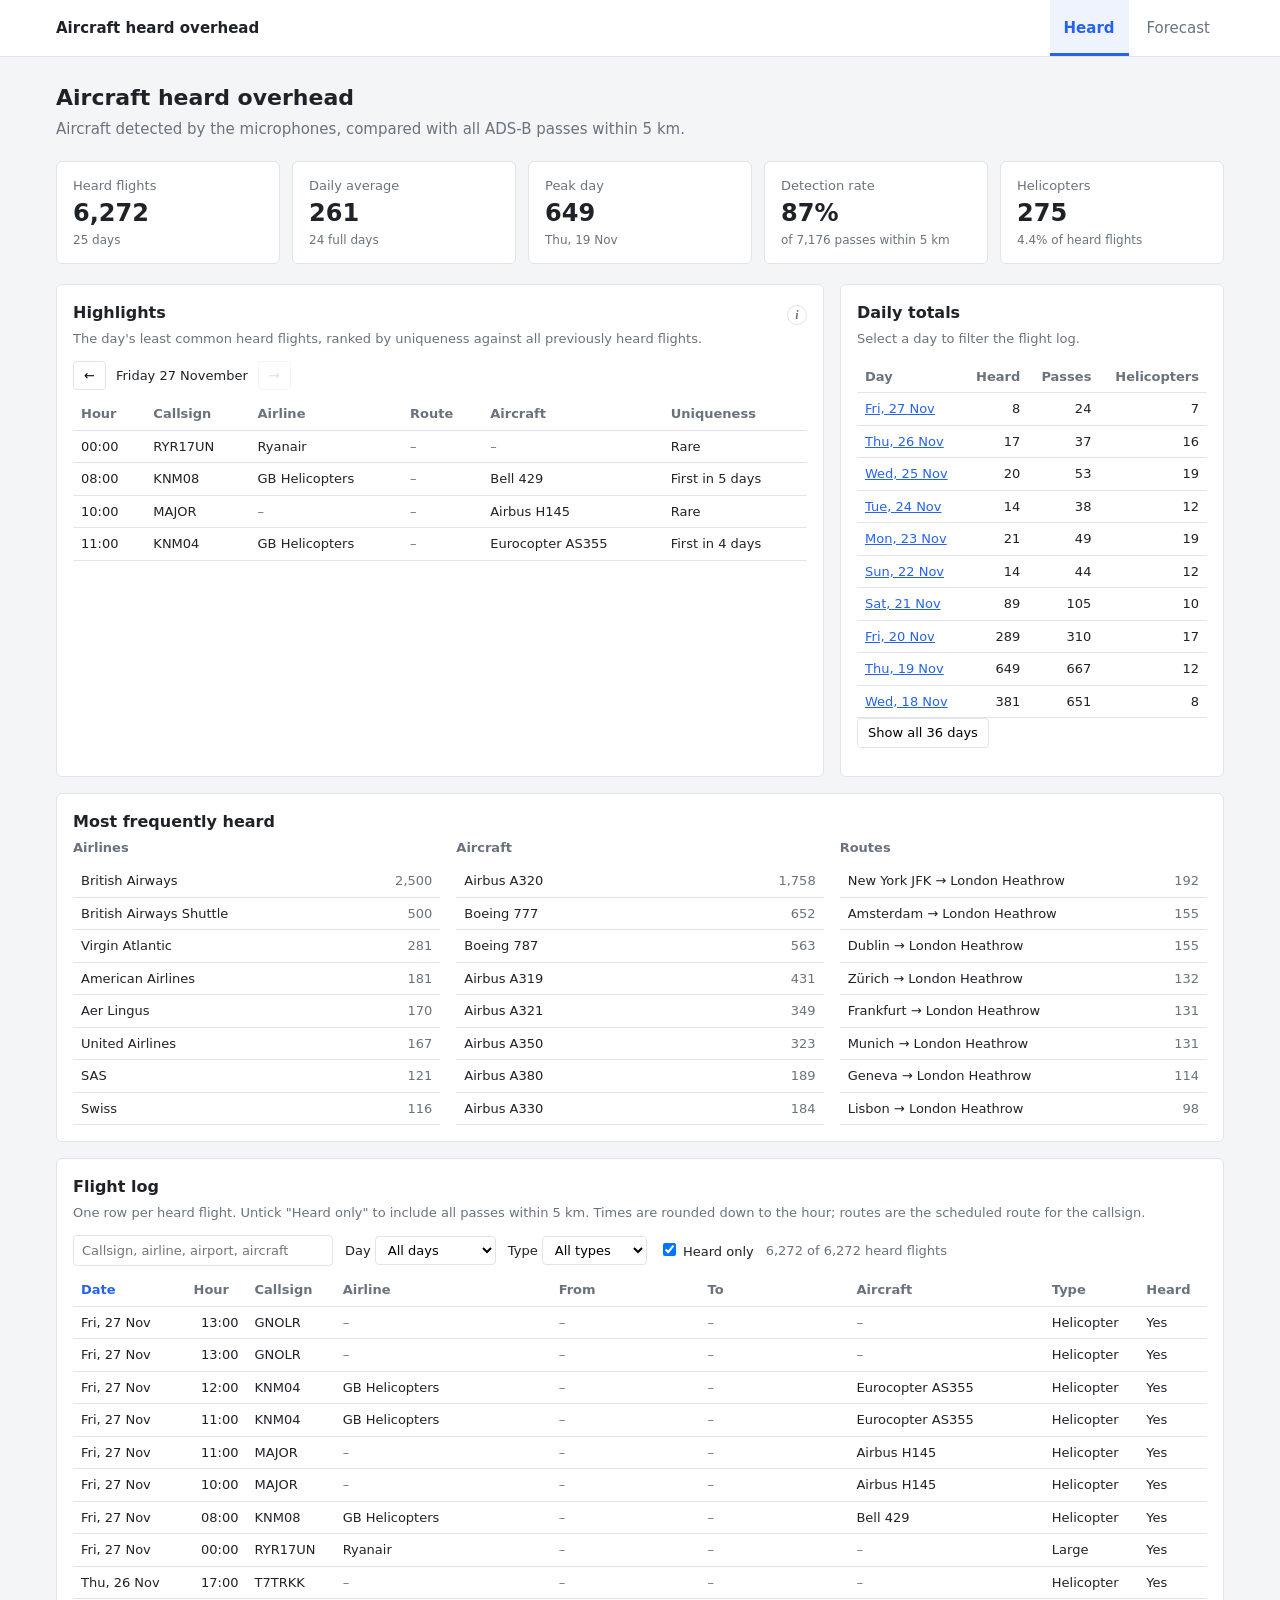
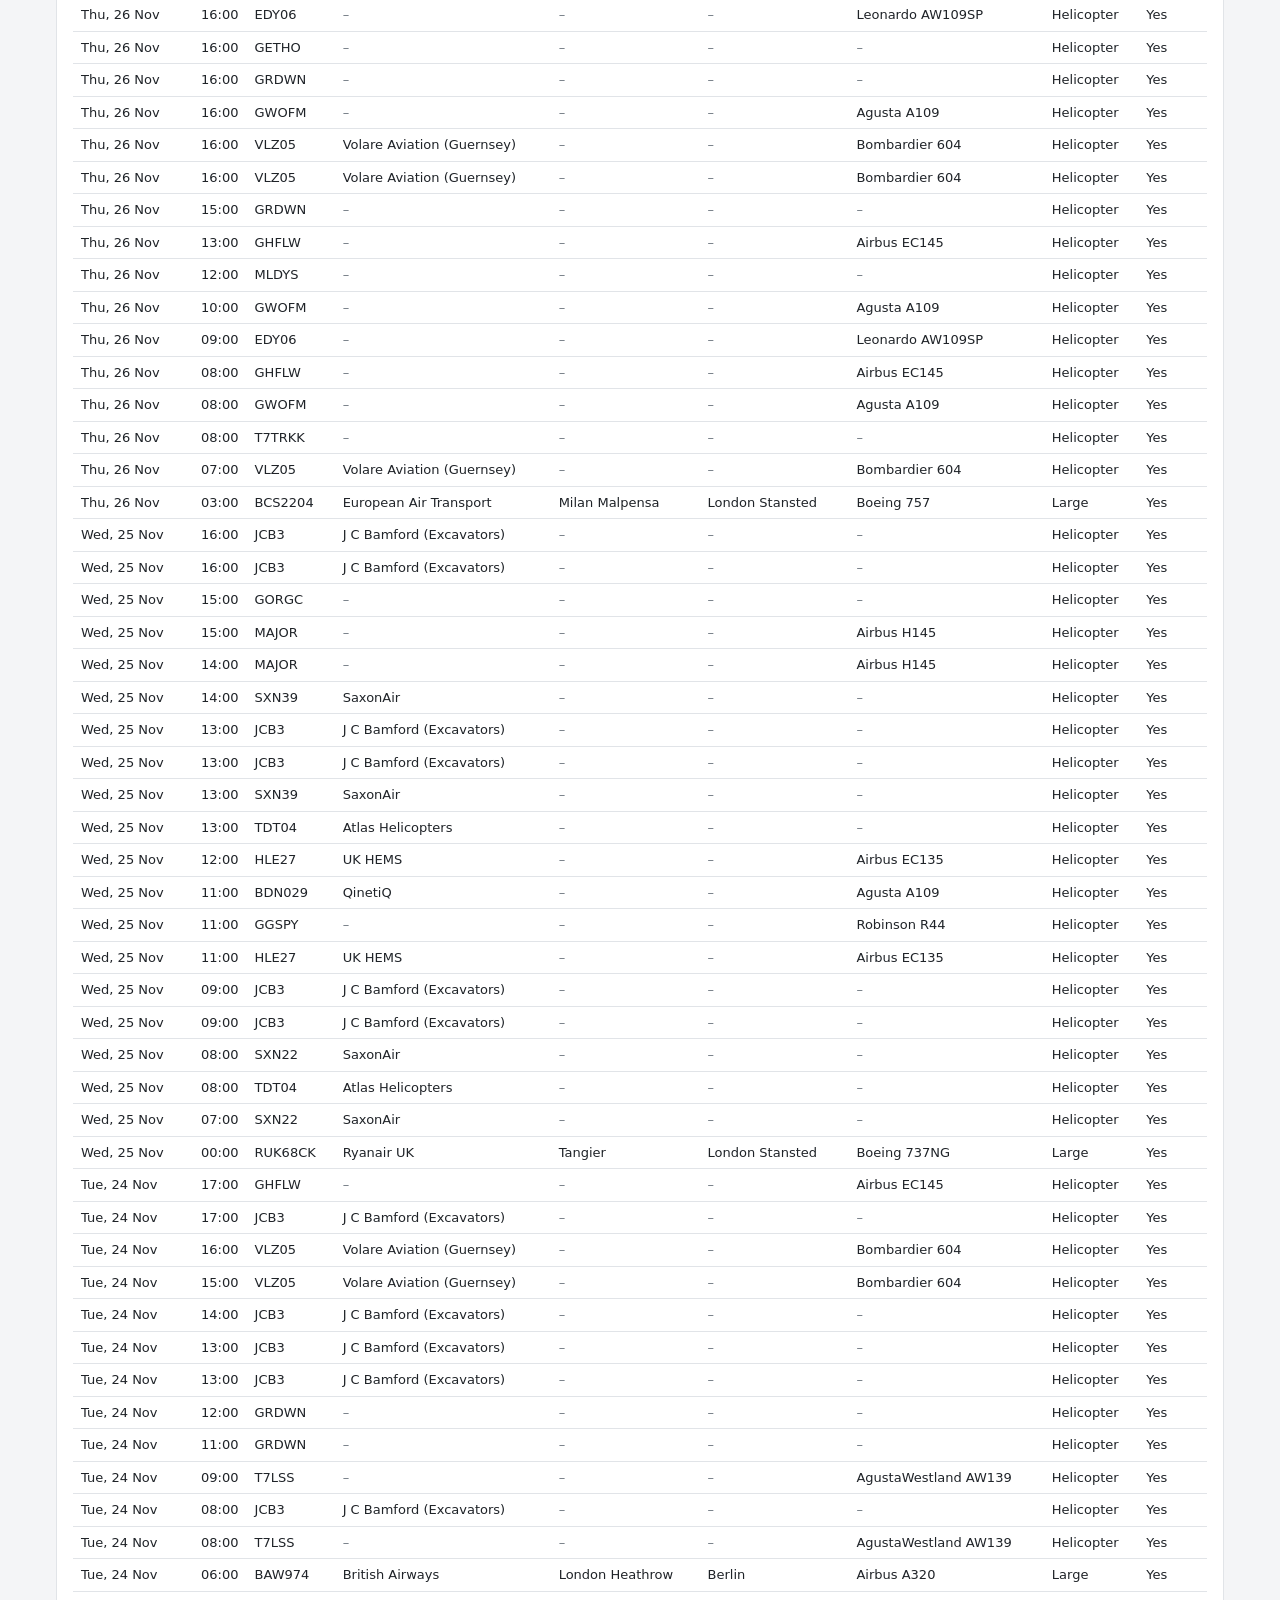
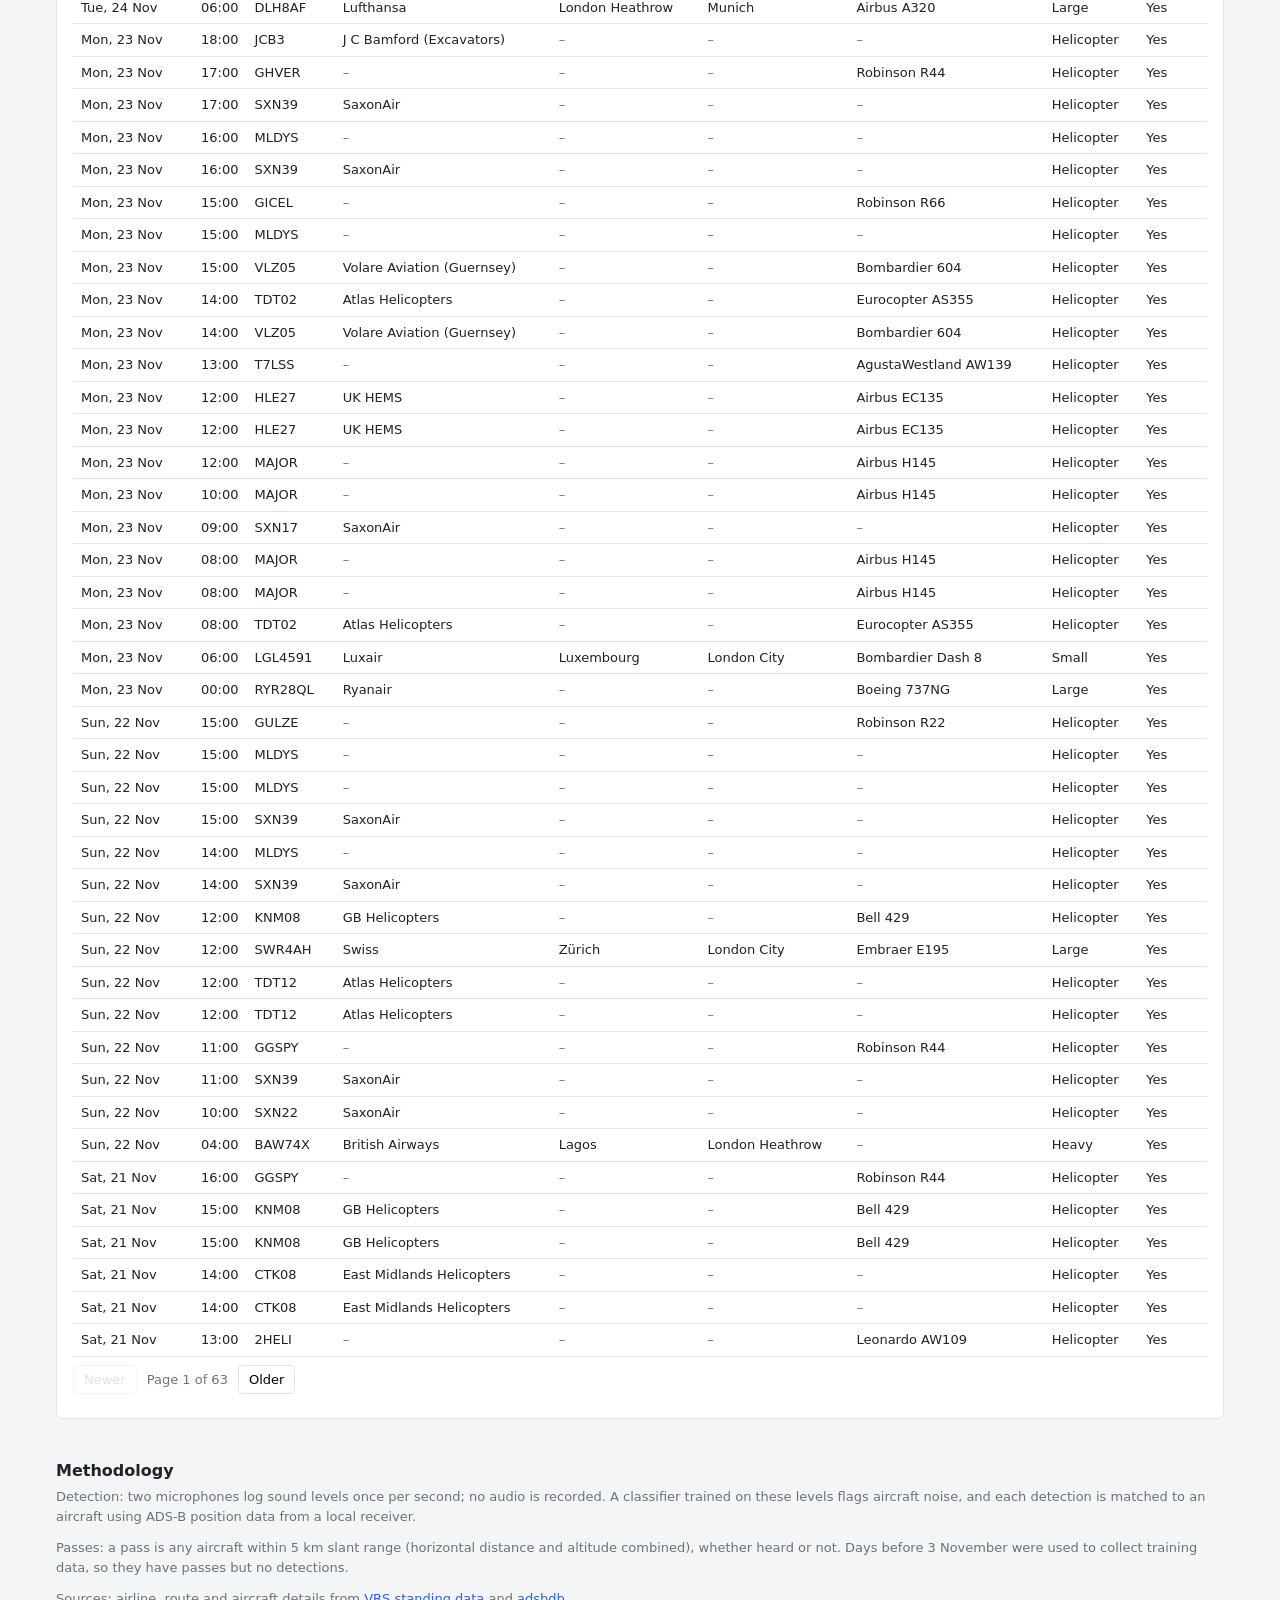
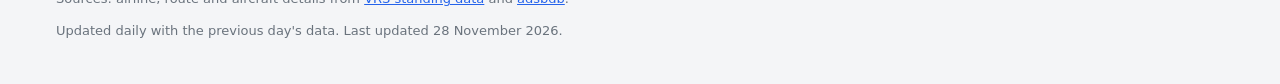
<file: index.html>
<!doctype html>
<html lang="en-GB">
<head>
  <meta charset="utf-8">
  <meta name="viewport" content="width=device-width, initial-scale=1">
  <title>Aircraft heard overhead</title>
  <link rel="stylesheet" href="style.css">
</head>
<body>
  <header>
    <div class="bar">
      <a class="title" href="./">Aircraft heard overhead</a>
      <nav><a href="./" aria-current="page">Heard</a><a href="outlook.html">Forecast</a></nav>
    </div>
  </header>

  <main>
    <h1>Aircraft heard overhead</h1>
    <p class="lede" id="lede">Aircraft detected by the microphones, compared with all ADS-B passes within 5 km.</p>

    <dl class="stats" id="stats"></dl>

    <div class="grid">
      <section class="panel" id="highlights" hidden>
        <div class="panel-head">
          <h2>Highlights</h2>
          <span class="info" tabindex="0" aria-label="What the labels mean">i
            <span class="tip" role="tooltip">
              <b>First recorded</b> never heard before.<br>
              <b>First in N days</b> its rarest feature (airline, aircraft or route) was last heard N days ago.<br>
              <b>Rare</b> heard in the last few days, but still uncommon overall.<br>
              <b>G.O.A.T.</b> "Greatest Of All Time": every Airbus A380 and Boeing 747, however common.
            </span>
          </span>
        </div>
        <p class="muted">The day's least common heard flights, ranked by uniqueness against all previously heard flights.</p>
        <div class="stepper">
          <button id="highlights-older" type="button" aria-label="Previous day">&larr;</button>
          <span id="highlights-day"></span>
          <button id="highlights-newer" type="button" aria-label="Next day">&rarr;</button>
        </div>
        <div class="scroll">
          <table>
            <thead><tr><th>Hour</th><th>Callsign</th><th>Airline</th><th>Route</th><th>Aircraft</th><th>Uniqueness</th></tr></thead>
            <tbody id="highlight-rows"></tbody>
          </table>
        </div>
      </section>

      <section class="panel">
        <h2>Daily totals</h2>
        <p class="muted">Select a day to filter the flight log.</p>
        <div class="scroll">
          <table>
            <thead><tr><th>Day</th><th class="num">Heard</th><th class="num">Passes</th><th class="num">Helicopters</th></tr></thead>
            <tbody id="days"></tbody>
          </table>
        </div>
        <p><button id="days-more" type="button" aria-controls="days" hidden></button></p>
      </section>
    </div>

    <section class="panel">
      <h2>Most frequently heard</h2>
      <div class="top3">
        <div><h3>Airlines</h3><table><tbody id="top-airlines"></tbody></table></div>
        <div><h3>Aircraft</h3><table><tbody id="top-aircraft"></tbody></table></div>
        <div><h3>Routes</h3><table><tbody id="top-routes"></tbody></table></div>
      </div>
    </section>

    <section class="panel" id="flights">
      <h2>Flight log</h2>
      <p class="muted">One row per heard flight. Untick "Heard only" to include all passes within 5 km. Times are rounded down to the hour; routes are the scheduled route for the callsign.</p>
      <div class="controls">
        <input id="search" type="search" placeholder="Callsign, airline, airport, aircraft" autocomplete="off" aria-label="Search">
        <label>Day <select id="day"><option value="">All days</option></select></label>
        <label>Type <select id="kind"><option value="">All types</option></select></label>
        <label><input id="heard-only" type="checkbox" checked> Heard only</label>
        <span class="muted" id="count"></span>
      </div>
      <div class="scroll">
        <table>
          <thead id="flight-head"></thead>
          <tbody id="flight-rows"></tbody>
        </table>
      </div>
      <div class="pager">
        <button id="prev" type="button">Newer</button>
        <span id="at" class="muted"></span>
        <button id="next" type="button">Older</button>
      </div>
    </section>
  </main>

  <footer>
    <h2>Methodology</h2>
    <p>Detection: two microphones log sound levels once per second; no audio is recorded. A classifier trained on these levels flags aircraft noise, and each detection is matched to an aircraft using ADS-B position data from a local receiver.</p>
    <p>Passes: a pass is any aircraft within 5 km slant range (horizontal distance and altitude combined), whether heard or not. Days before 3 November were used to collect training data, so they have passes but no detections.</p>
    <p>Sources: airline, route and aircraft details from <a href="https://github.com/vradarserver/standing-data">VRS standing data</a> and <a href="https://www.adsbdb.com/">adsbdb</a>.</p>
    <p id="updated"></p>
  </footer>

  <script src="passes.js"></script>
</body>
</html>
</file>
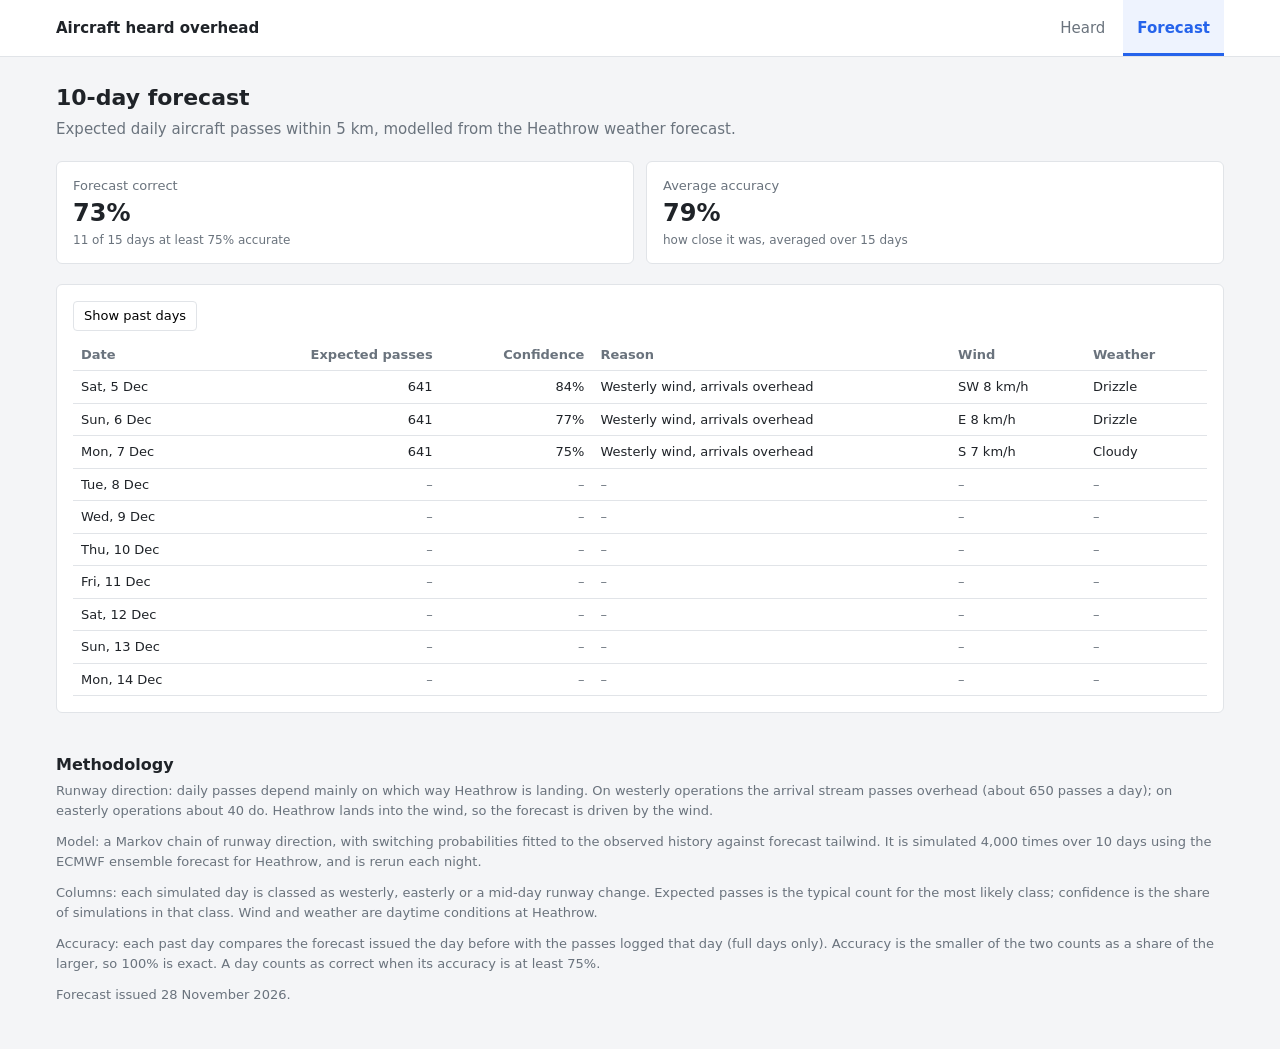
<file: outlook.html>
<!doctype html>
<html lang="en-GB">
<head>
  <meta charset="utf-8">
  <meta name="viewport" content="width=device-width, initial-scale=1">
  <title>10-day forecast</title>
  <link rel="stylesheet" href="style.css">
</head>
<body>
  <header>
    <div class="bar">
      <a class="title" href="./">Aircraft heard overhead</a>
      <nav><a href="./">Heard</a><a href="outlook.html" aria-current="page">Forecast</a></nav>
    </div>
  </header>

  <main>
    <h1>10-day forecast</h1>
    <p class="lede">Expected daily aircraft passes within 5 km, modelled from the Heathrow weather forecast.</p>

    <dl class="stats" id="accuracy" hidden></dl>

    <section class="panel" style="margin-top:20px">
      <div class="controls">
        <button id="toggle-past" type="button" aria-expanded="false" aria-controls="past" hidden>Show past days</button>
      </div>
      <div id="past" hidden>
        <h2>Past days</h2>
        <p class="muted">The forecast issued the day before, against the passes that happened.</p>
        <div class="scroll">
          <table>
            <thead><tr><th>Date</th><th class="num">Expected passes</th><th class="num">Actual passes</th><th class="num">Accuracy</th><th class="num">Confidence</th><th>Forecast</th></tr></thead>
            <tbody id="past-rows"></tbody>
          </table>
        </div>
        <p><button id="past-more" type="button" aria-controls="past-rows" hidden></button></p>
        <h2 style="margin-top:20px">Next 10 days</h2>
      </div>
      <p class="muted" id="status">Forecast currently unavailable.</p>
      <div class="scroll">
        <table>
          <thead><tr><th>Date</th><th class="num">Expected passes</th><th class="num">Confidence</th><th>Reason</th><th>Wind</th><th>Weather</th></tr></thead>
          <tbody id="outlook"></tbody>
        </table>
      </div>
    </section>
  </main>

  <footer>
    <h2>Methodology</h2>
    <p>Runway direction: daily passes depend mainly on which way Heathrow is landing. On westerly operations the arrival stream passes overhead (about 650 passes a day); on easterly operations about 40 do. Heathrow lands into the wind, so the forecast is driven by the wind.</p>
    <p>Model: a Markov chain of runway direction, with switching probabilities fitted to the observed history against forecast tailwind. It is simulated 4,000 times over 10 days using the ECMWF ensemble forecast for Heathrow, and is rerun each night.</p>
    <p>Columns: each simulated day is classed as westerly, easterly or a mid-day runway change. Expected passes is the typical count for the most likely class; confidence is the share of simulations in that class. Wind and weather are daytime conditions at Heathrow.</p>
    <p>Accuracy: each past day compares the forecast issued the day before with the passes logged that day (full days only). Accuracy is the smaller of the two counts as a share of the larger, so 100% is exact. A day counts as correct when its accuracy is at least <span id="cutoff">75%</span>.</p>
    <p id="updated"></p>
  </footer>

  <script src="outlook.js"></script>
</body>
</html>
</file>
<file: style.css>
/* Plain dashboard: light grey page, white panels, one blue accent. */
:root {
  --bg: #f4f5f7;
  --panel: #ffffff;
  --line: #e1e4e8;
  --text: #1f2328;
  --muted: #6a737d;
  --accent: #2563eb;
}

* { box-sizing: border-box; }

body {
  margin: 0;
  background: var(--bg);
  color: var(--text);
  font: 15px/1.5 system-ui, -apple-system, "Segoe UI", Roboto, sans-serif;
}

header {
  background: var(--panel);
  border-bottom: 1px solid var(--line);
}

header .bar, main, footer {
  max-width: 1200px;
  margin: 0 auto;
  padding: 0 16px;
}

header .bar {
  display: flex;
  align-items: center;
  justify-content: space-between;
  height: 56px;
}

header .title { font-weight: 600; color: var(--text); text-decoration: none; }
header nav { display: flex; gap: 4px; align-self: stretch; }
header nav a {
  display: flex;
  align-items: center;
  padding: 0 14px;
  color: var(--muted);
  text-decoration: none;
  border-bottom: 3px solid transparent;
  border-top: 3px solid transparent;
}
header nav a:hover { color: var(--text); background: var(--bg); }
header nav a[aria-current] {
  color: var(--accent);
  font-weight: 600;
  border-bottom-color: var(--accent);
  background: #eef3fe;
}

main { padding-top: 24px; padding-bottom: 24px; }

h1 { font-size: 22px; margin: 0 0 4px; }
h2 { font-size: 16px; margin: 0 0 4px; }
h3 { font-size: 13px; margin: 0 0 8px; color: var(--muted); font-weight: 600; }
p { margin: 0 0 12px; }
.lede, .note, .muted { color: var(--muted); }
a { color: var(--accent); }

/* Headline numbers */
.stats {
  display: grid;
  grid-template-columns: repeat(auto-fit, minmax(170px, 1fr));
  gap: 12px;
  margin: 20px 0;
}
.stat {
  background: var(--panel);
  border: 1px solid var(--line);
  border-radius: 6px;
  padding: 14px 16px;
}
.stat dt { color: var(--muted); font-size: 13px; }
.stat dd { margin: 0; font-size: 24px; font-weight: 600; }
.stat dd.note { font-size: 12px; font-weight: 400; }

/* Panels */
.grid {
  display: grid;
  grid-template-columns: minmax(0, 2fr) minmax(0, 1fr);
  gap: 16px;
  margin-bottom: 16px;
}
.panel {
  background: var(--panel);
  border: 1px solid var(--line);
  border-radius: 6px;
  padding: 16px;
  margin-bottom: 16px;
  min-width: 0;
}
.grid .panel { margin-bottom: 0; }
.panel > p { font-size: 13px; }
.top3 { display: grid; grid-template-columns: repeat(3, minmax(0, 1fr)); gap: 16px; }

@media (max-width: 800px) {
  .grid, .top3 { grid-template-columns: minmax(0, 1fr); }
}

.panel-head { display: flex; justify-content: space-between; align-items: center; }
.info {
  position: relative;
  width: 20px; height: 20px;
  border: 1px solid var(--line);
  border-radius: 50%;
  color: var(--muted);
  font: italic 600 12px/18px Georgia, serif;
  text-align: center;
  cursor: help;
}
.info .tip {
  display: none;
  position: absolute;
  right: 0; top: 26px;
  z-index: 1;
  width: 300px;
  padding: 10px 12px;
  background: var(--panel);
  border: 1px solid var(--line);
  border-radius: 6px;
  box-shadow: 0 2px 8px rgba(0, 0, 0, 0.08);
  color: var(--text);
  font: 13px/1.5 system-ui, -apple-system, "Segoe UI", Roboto, sans-serif;
  text-align: left;
}
.info:hover .tip, .info:focus .tip { display: block; }

/* Tables */
.scroll { overflow-x: auto; }
table { border-collapse: collapse; width: 100%; font-size: 13px; }
th, td { padding: 6px 8px; text-align: left; border-bottom: 1px solid var(--line); white-space: nowrap; }
th { color: var(--muted); font-weight: 600; }
td.num, th.num { text-align: right; }
td.empty { color: var(--muted); }
td.good { color: #1a7f37; }
td.bad { color: #cf222e; }
tbody tr:hover { background: #f8f9fb; }
th button { all: unset; cursor: pointer; }
th[aria-sort] button { color: var(--accent); }
.top3 td:last-child { text-align: right; color: var(--muted); }

.tag {
  margin-left: 6px;
  padding: 1px 6px;
  border-radius: 4px;
  background: var(--bg);
  color: var(--muted);
  font-size: 11px;
}

/* Controls */
.controls { display: flex; flex-wrap: wrap; gap: 12px; align-items: center; margin-bottom: 8px; font-size: 13px; }
input[type=search], select {
  font: inherit;
  padding: 5px 8px;
  border: 1px solid var(--line);
  border-radius: 4px;
  background: var(--panel);
}
input[type=search] { width: 260px; max-width: 100%; }
button {
  font: inherit;
  font-size: 13px;
  padding: 4px 10px;
  border: 1px solid var(--line);
  border-radius: 4px;
  background: var(--panel);
  cursor: pointer;
}
button:disabled { opacity: 0.4; cursor: default; }
.pager, .stepper { display: flex; gap: 10px; align-items: center; font-size: 13px; margin: 8px 0; }

footer { padding-bottom: 32px; font-size: 13px; color: var(--muted); }
footer h2 { color: var(--text); }
</file>
